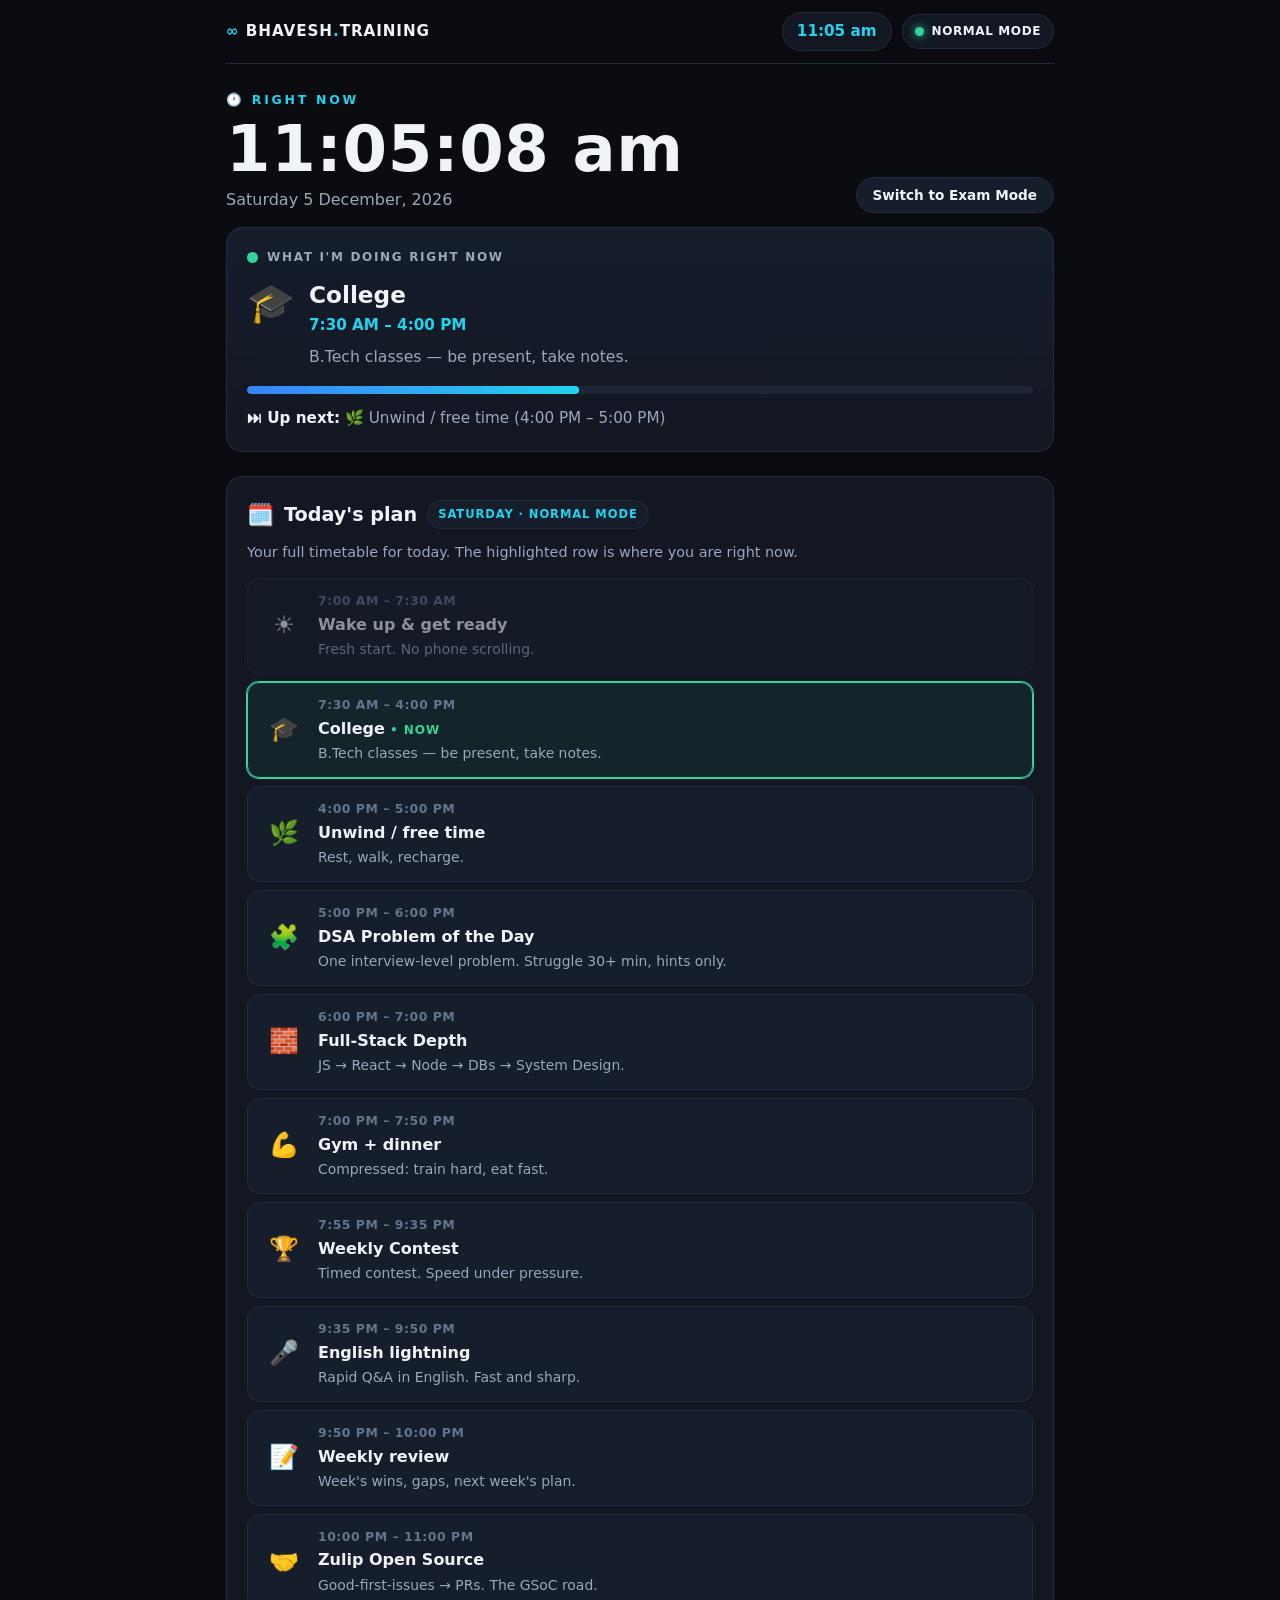
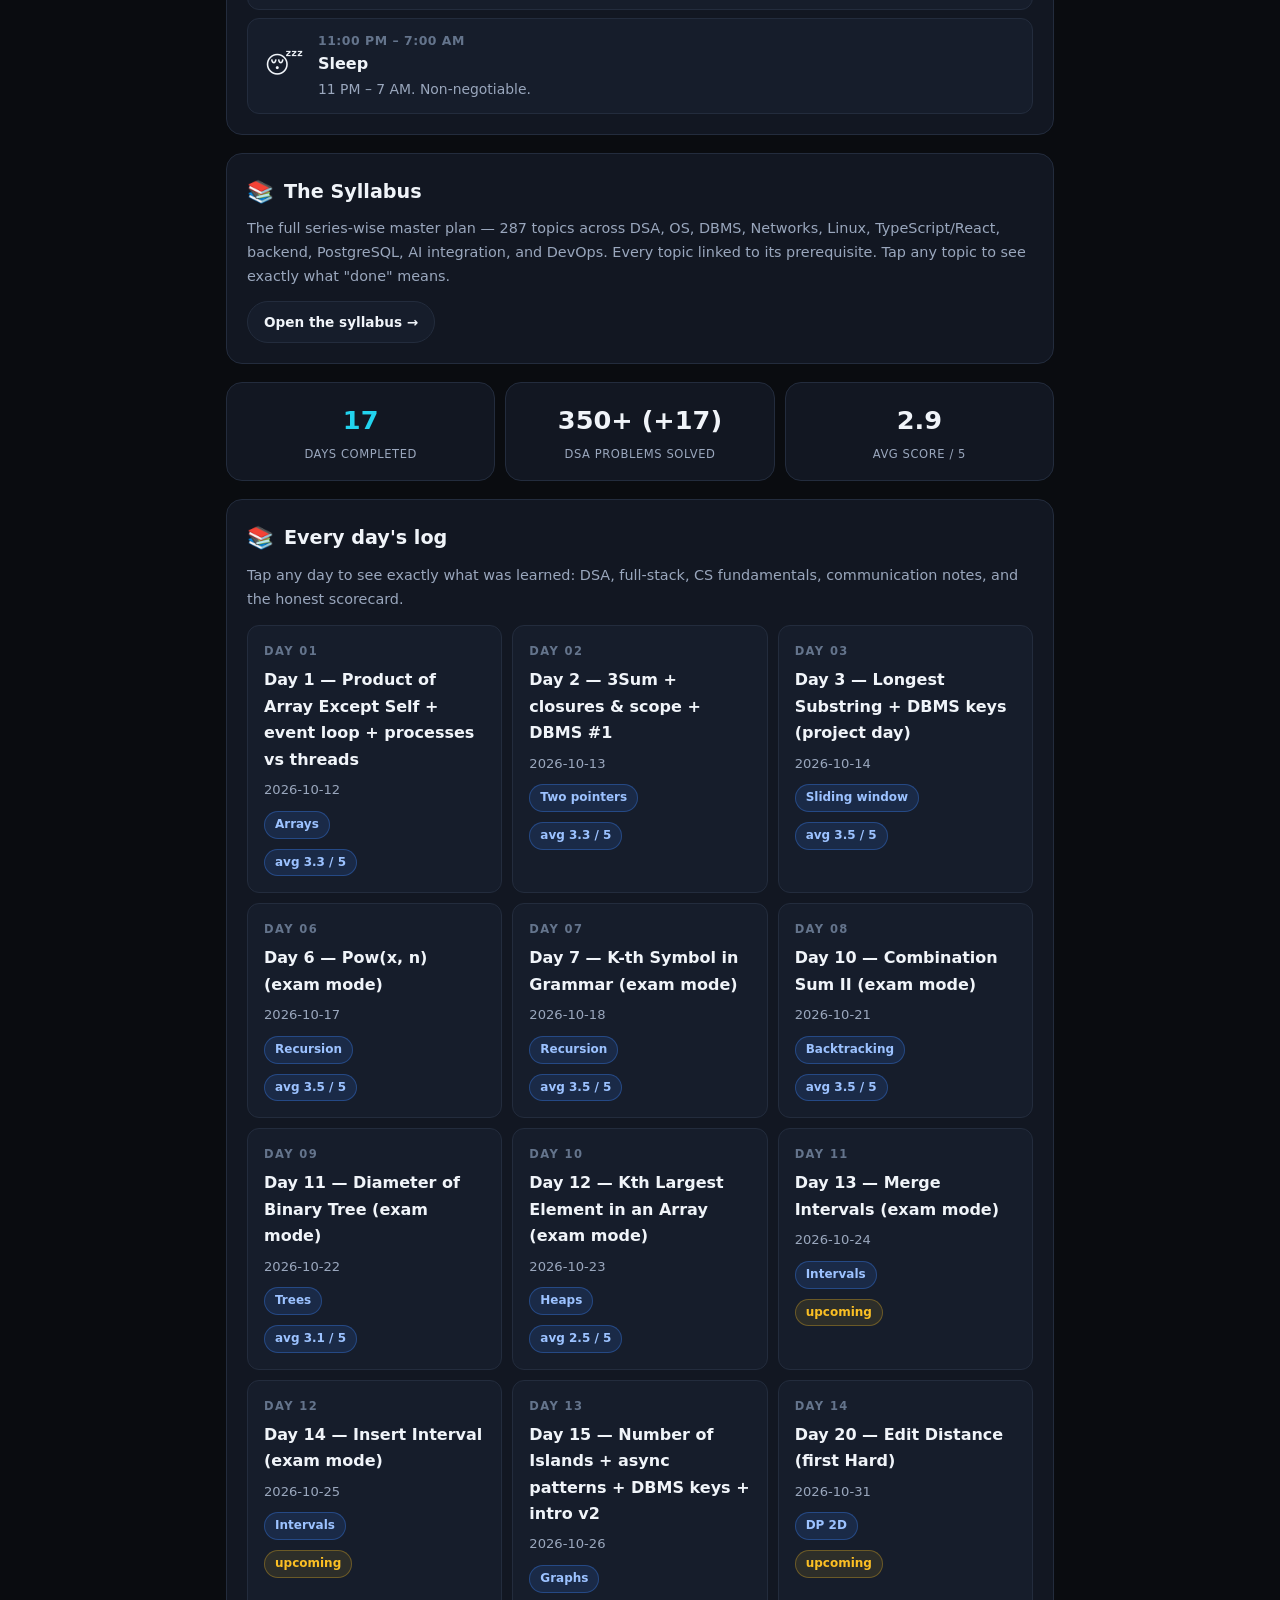
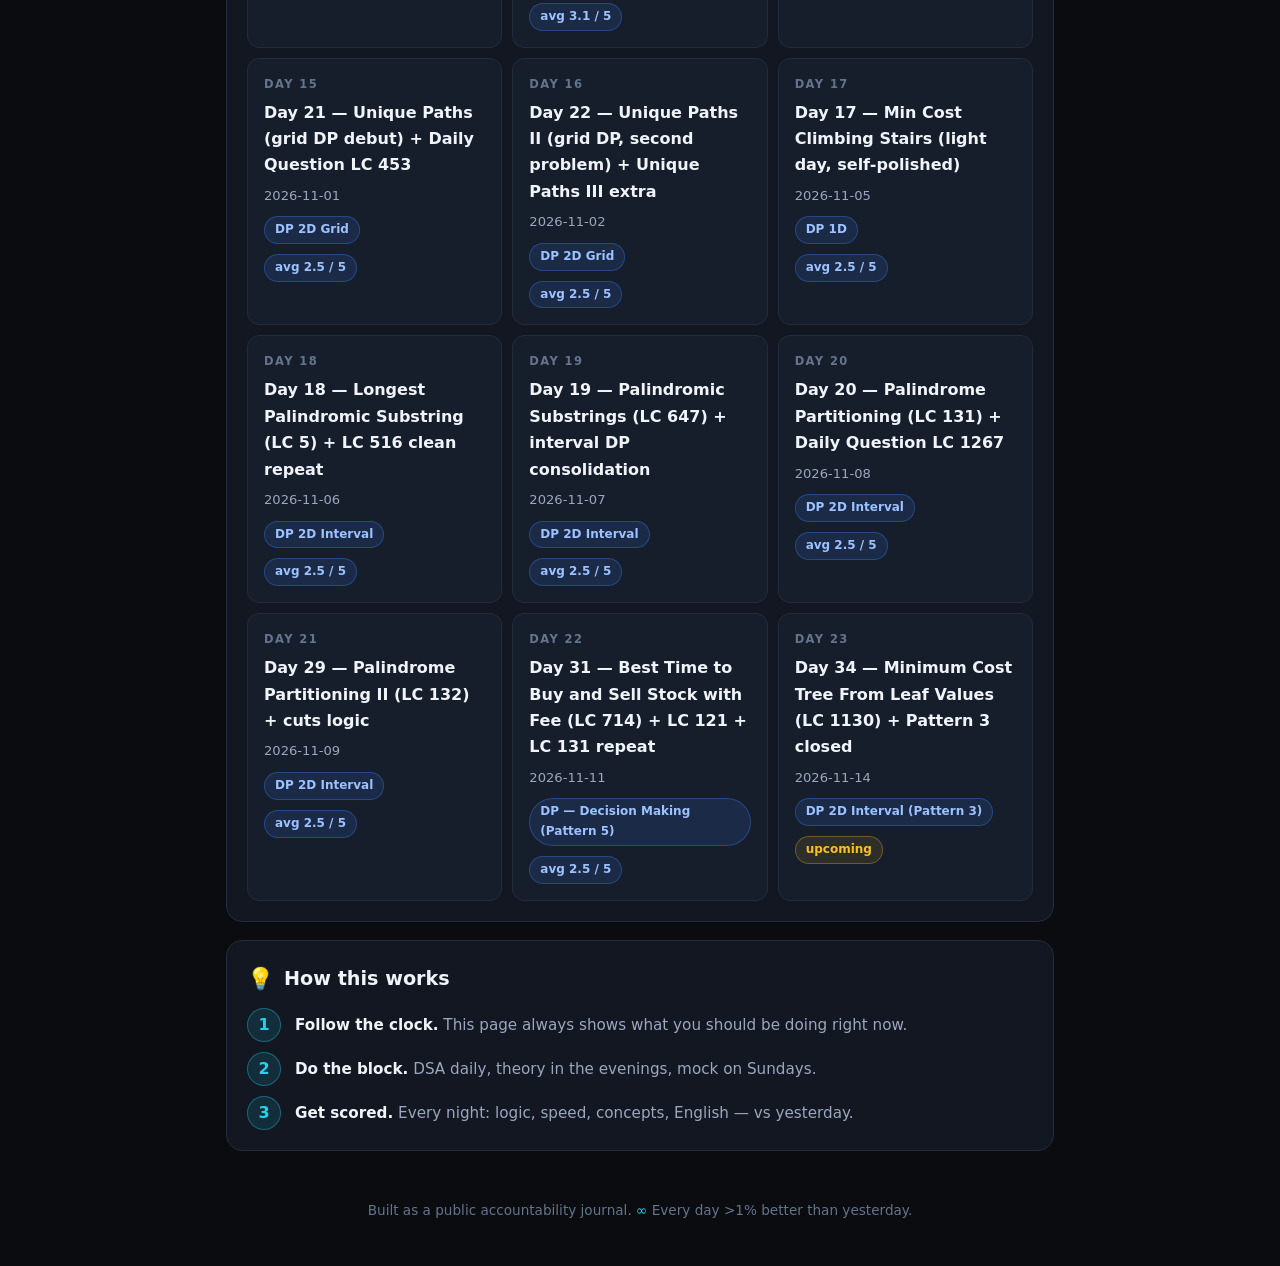
<file: index.html>
<!DOCTYPE html>
<html lang="en">
<head>
  <meta charset="UTF-8">
  <meta name="viewport" content="width=device-width, initial-scale=1.0">
  <title>Bhavesh's Training Journal — Infinity-level. Irreplaceable by AI.</title>
  <meta name="description" content="Bhavesh Sharma's daily training journal: what he's doing right now, today's plan, and every day's log — DSA, full-stack, CS fundamentals, communication.">
  <link rel="stylesheet" href="styles.css">
</head>
<body>
  <div class="wrap">

    <header class="topbar">
      <div class="brand"><span class="inf">∞</span> BHAVESH<span class="inf">.</span>TRAINING</div>
      <div class="top-right">
        <div class="mini-clock" id="mini-clock">--:--</div>
        <span class="badge normal" id="mode-badge"><span class="dot"></span><span id="mode-label">NORMAL MODE</span></span>
      </div>
    </header>

    <!-- ============ RIGHT NOW ============ -->
    <section class="now-panel">
      <div class="now-head">
        <div>
          <div class="eyebrow">🕐 RIGHT NOW</div>
          <div class="big-clock" id="clock-time">--:--:--</div>
          <div class="clock-date" id="clock-date">Loading…</div>
        </div>
        <button class="btn" id="mode-toggle">Switch to Exam Mode</button>
      </div>

      <div class="now-card" id="now-card">
        <div class="live-row">
          <span class="live-dot" id="live-dot"></span>
          <span class="live-text">WHAT I'M DOING RIGHT NOW</span>
        </div>
        <div class="now-main">
          <div class="now-icon" id="now-icon">⏳</div>
          <div>
            <h2 id="now-title">Checking your timetable…</h2>
            <div class="now-range" id="now-range"></div>
            <p class="now-desc" id="now-desc"></p>
          </div>
        </div>
        <div class="progress"><div class="progress-fill" id="now-progress"></div></div>
        <div class="next-row">
          <span class="next-label">⏭ Up next:</span>
          <span id="next-text">—</span>
        </div>
      </div>
    </section>

    <!-- ============ TODAY'S PLAN ============ -->
    <section class="card">
      <h2><span class="emoji">🗓️</span> Today's plan <span class="day-tag" id="plan-day-tag"></span></h2>
      <p class="muted small">Your full timetable for today. The highlighted row is where you are right now.</p>
      <div class="plan-list" id="plan-list"><p class="muted small">Loading…</p></div>
    </section>

    <!-- ============ SYLLABUS ============ -->
    <section class="card">
      <h2><span class="emoji">📚</span> The Syllabus</h2>
      <p class="muted small">The full series-wise master plan — 287 topics across DSA, OS, DBMS, Networks, Linux, TypeScript/React, backend, PostgreSQL, AI integration, and DevOps. Every topic linked to its prerequisite. Tap any topic to see exactly what "done" means.</p>
      <p style="margin-top:12px"><a class="btn" href="syllabus.html" style="display:inline-block;text-decoration:none">Open the syllabus →</a></p>
    </section>

    <!-- ============ NUMBERS ============ -->
    <section class="stats">
      <div class="stat"><div class="num accent" id="stat-days">00</div><div class="lbl">DAYS COMPLETED</div></div>
      <div class="stat"><div class="num" id="stat-dsa">350+</div><div class="lbl">DSA PROBLEMS SOLVED</div></div>
      <div class="stat"><div class="num" id="stat-score">—</div><div class="lbl">AVG SCORE / 5</div></div>
    </section>

    <!-- ============ TIMELINE ============ -->
    <section class="card">
      <h2><span class="emoji">📚</span> Every day's log</h2>
      <p class="muted small" style="margin-bottom:14px">Tap any day to see exactly what was learned: DSA, full-stack, CS fundamentals, communication notes, and the honest scorecard.</p>
      <div class="timeline" id="timeline"><p class="muted small">Loading…</p></div>
    </section>

    <!-- ============ HOW IT WORKS ============ -->
    <section class="card">
      <h2><span class="emoji">💡</span> How this works</h2>
      <div class="steps">
        <div class="step"><div class="step-n">1</div><p><strong>Follow the clock.</strong> This page always shows what you should be doing right now.</p></div>
        <div class="step"><div class="step-n">2</div><p><strong>Do the block.</strong> DSA daily, theory in the evenings, mock on Sundays.</p></div>
        <div class="step"><div class="step-n">3</div><p><strong>Get scored.</strong> Every night: logic, speed, concepts, English — vs yesterday.</p></div>
      </div>
    </section>

    <footer>
      Built as a public accountability journal. <span class="inf">∞</span> Every day &gt;1% better than yesterday.
    </footer>
  </div>
  <script src="app.js"></script>
</body>
</html>
</file>
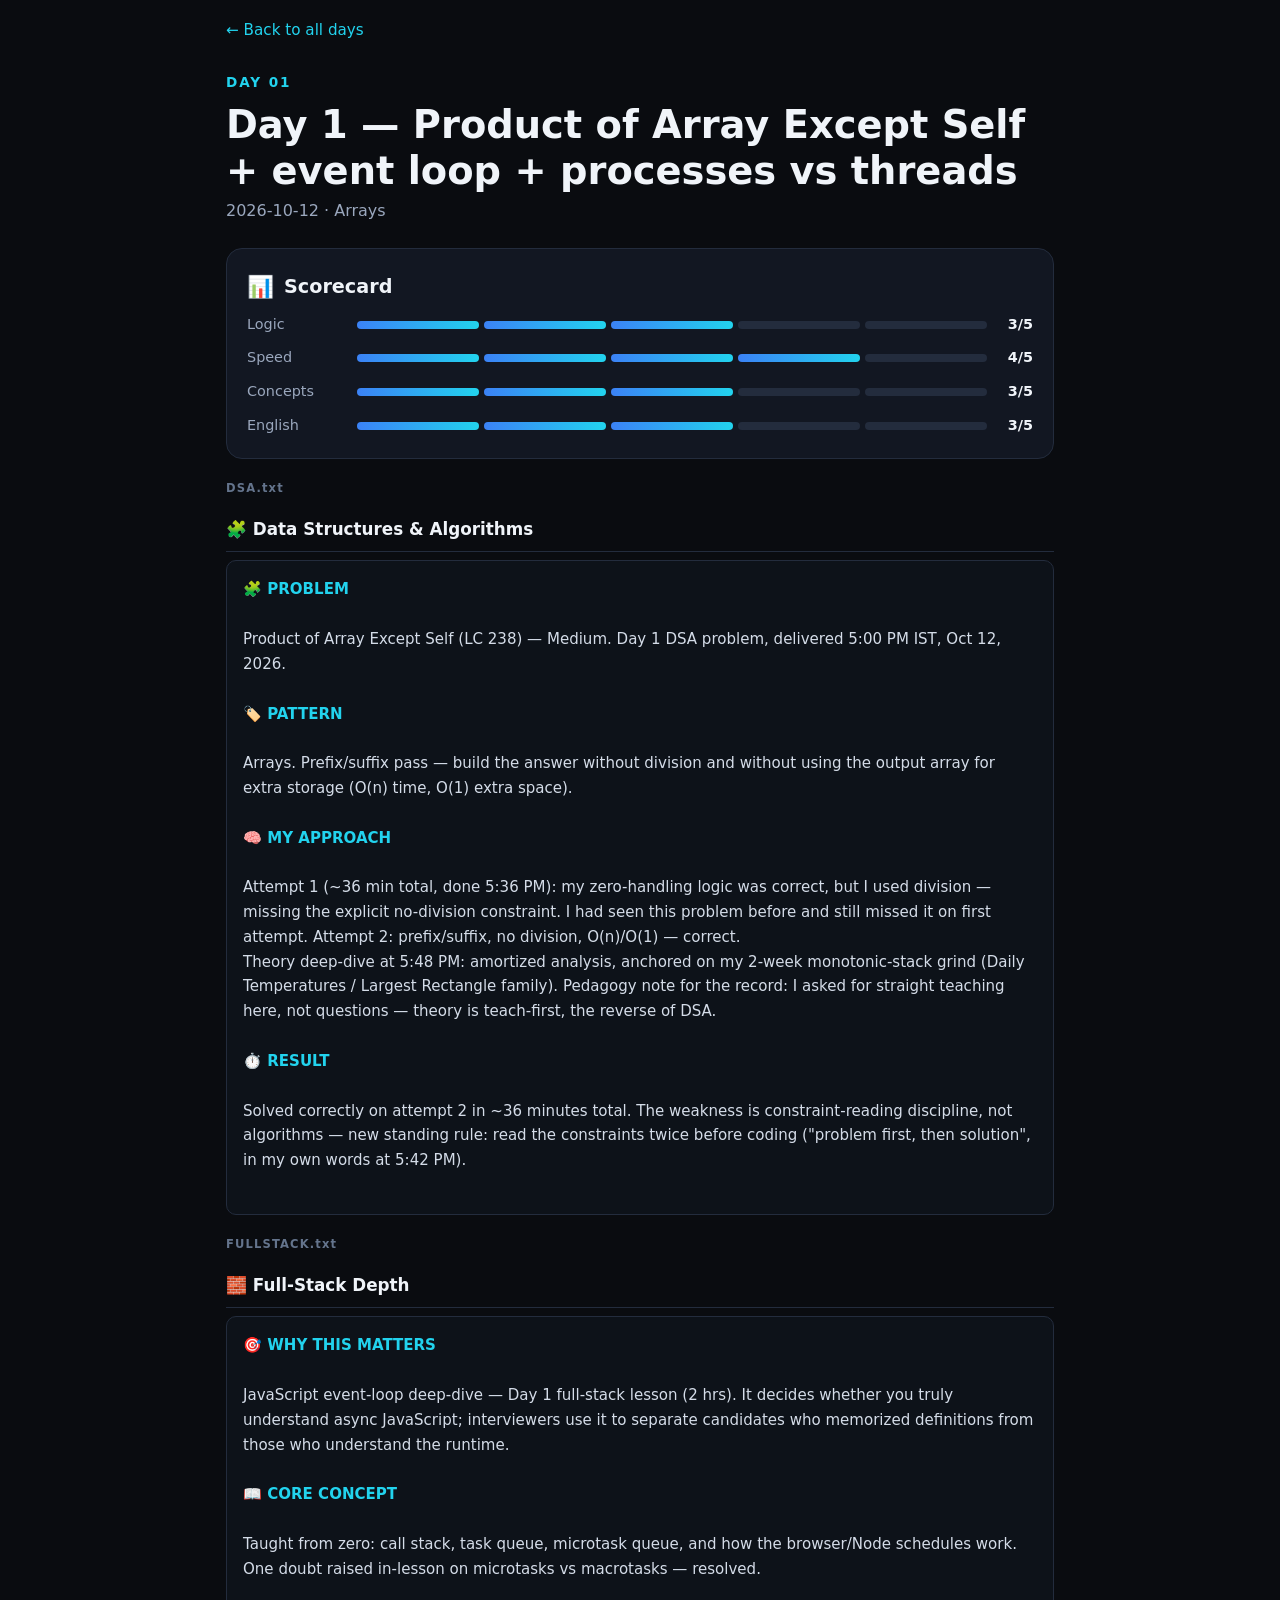
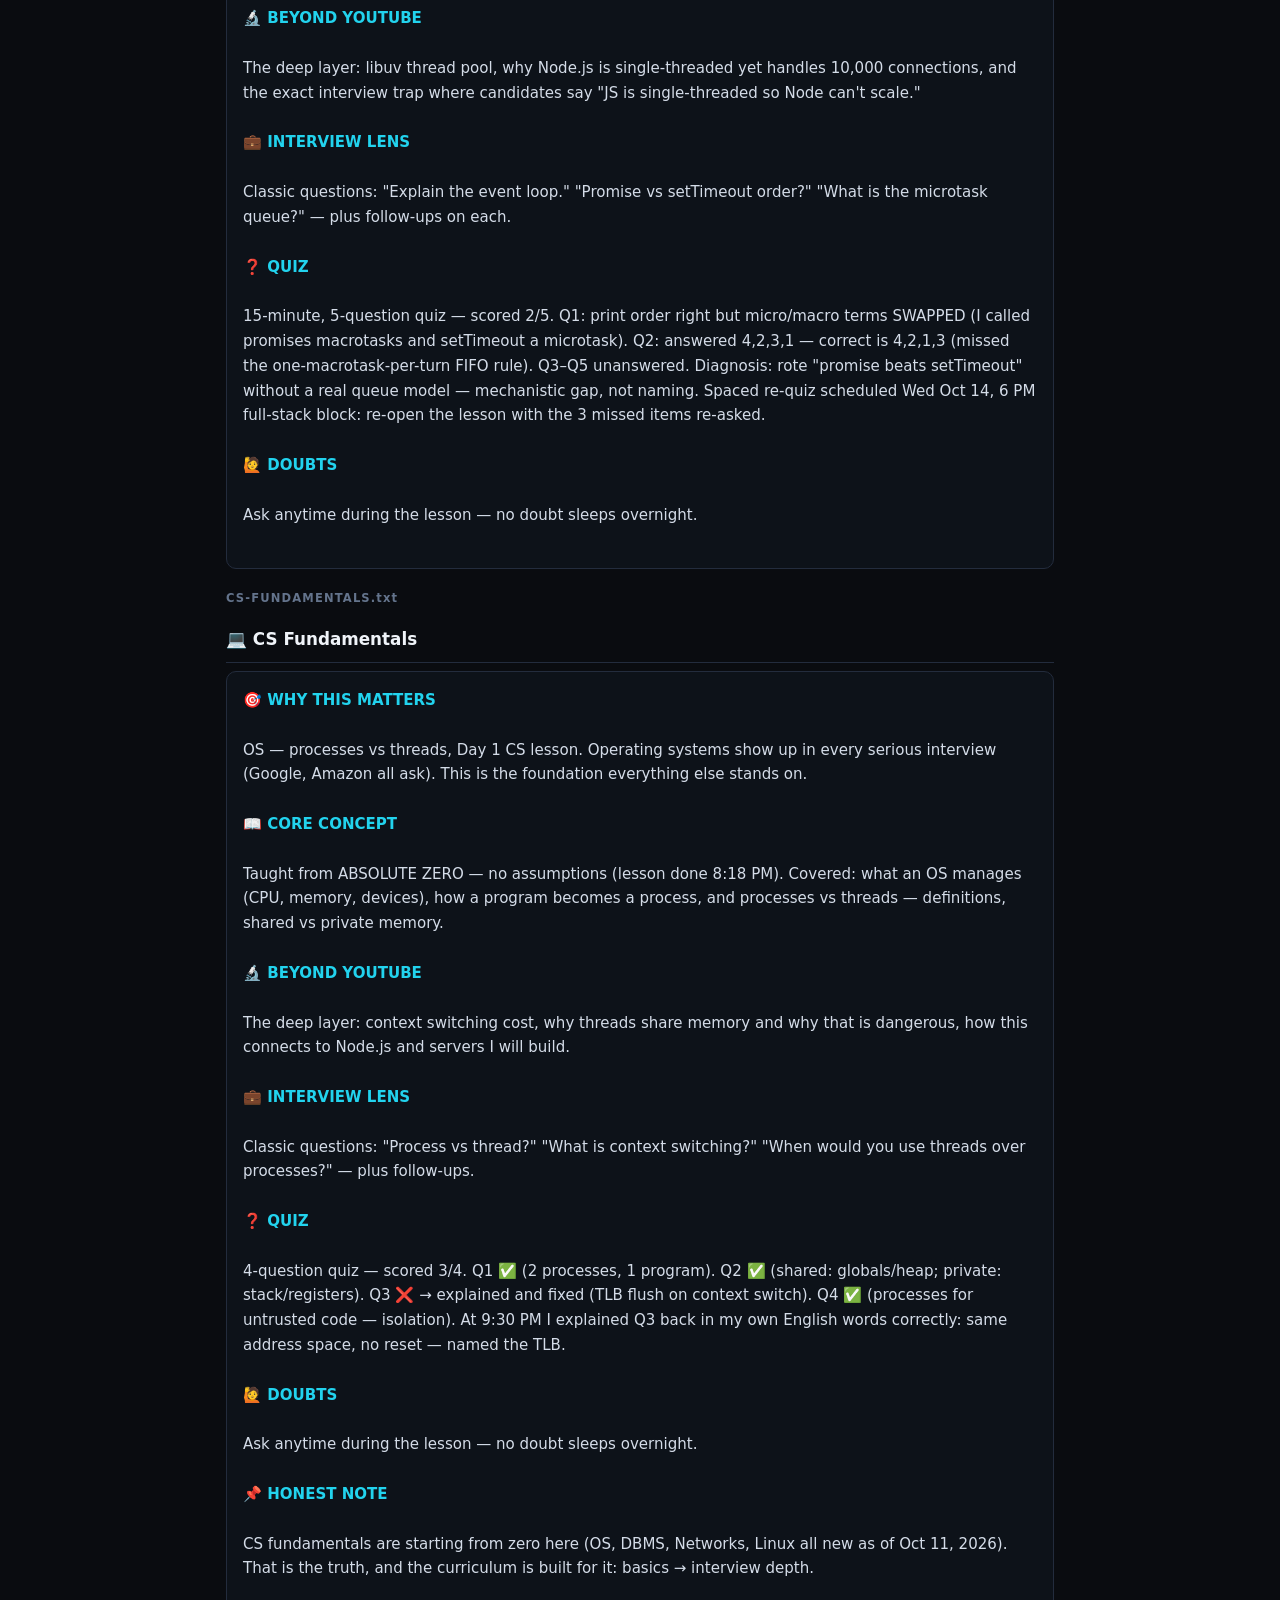
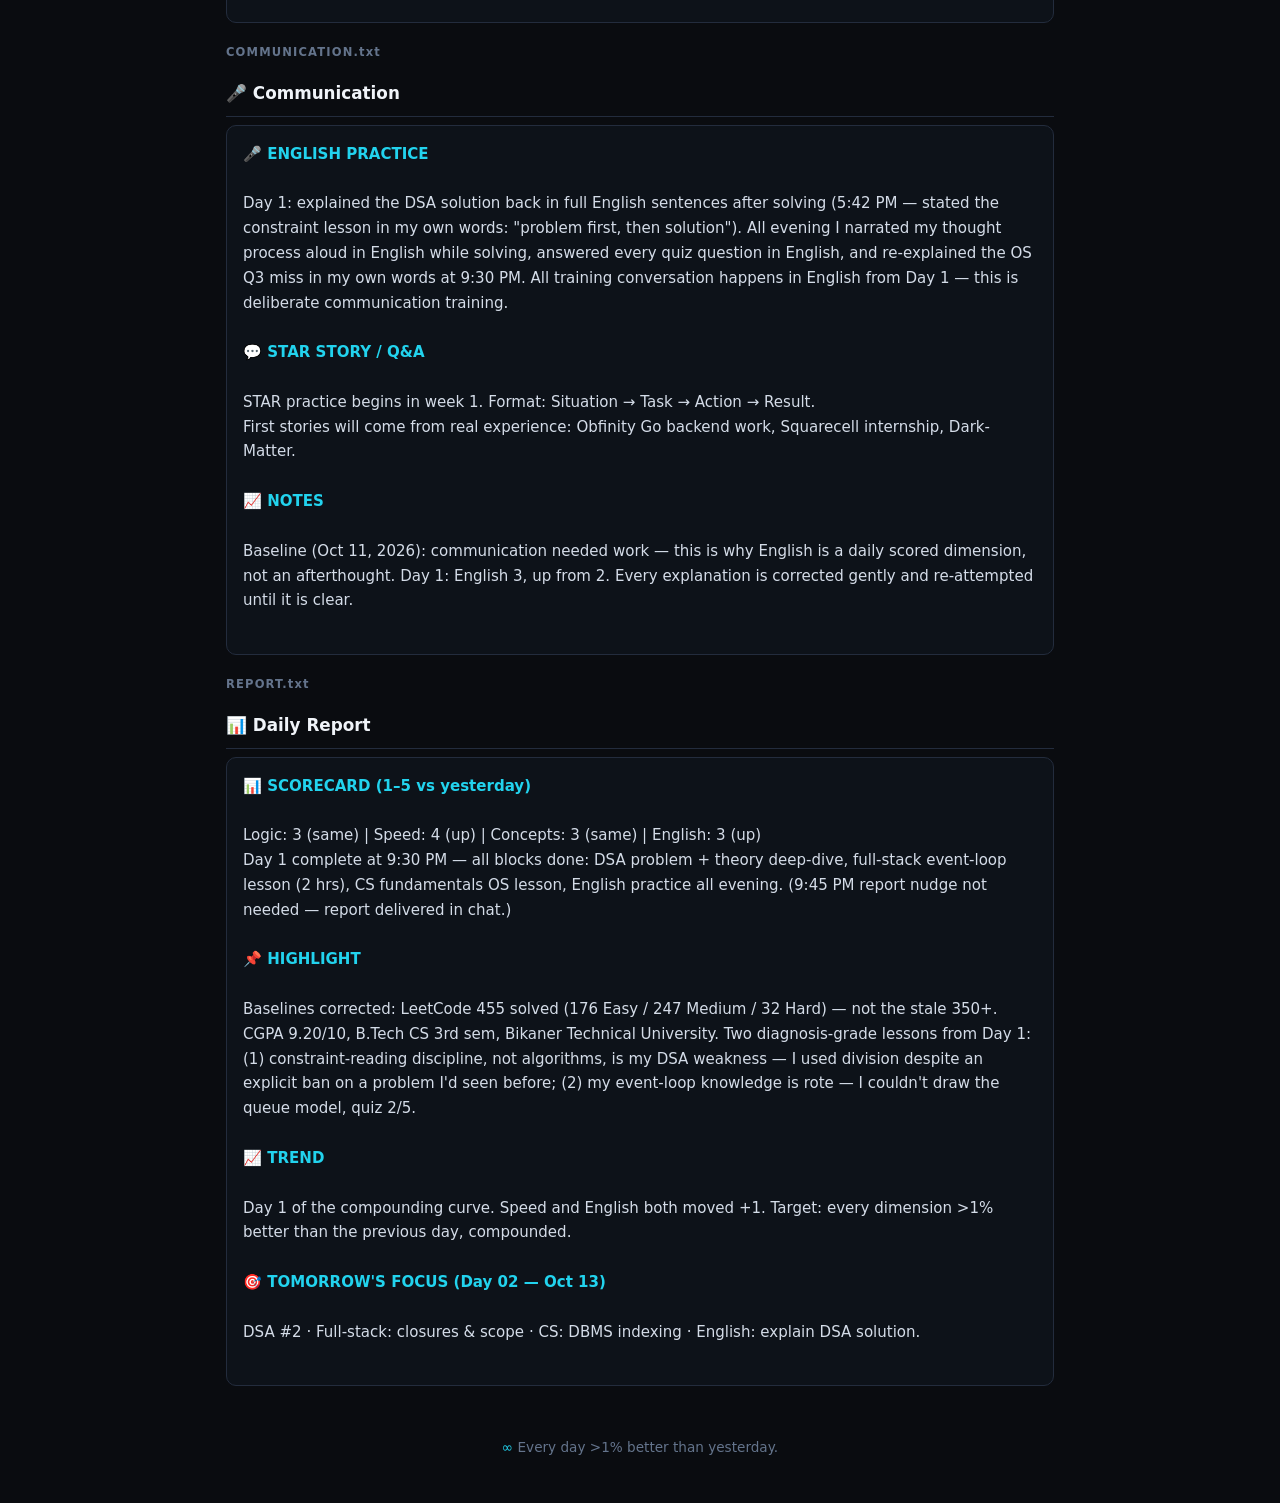
<file: day.html>
<!DOCTYPE html>
<html lang="en">
<head>
  <meta charset="UTF-8">
  <meta name="viewport" content="width=device-width, initial-scale=1.0">
  <title>Training Day — Bhavesh's Training Journal</title>
  <meta name="description" content="Day-by-day training log: DSA, full-stack, CS fundamentals, communication, and the daily scorecard.">
  <link rel="stylesheet" href="styles.css">
</head>
<body>
  <div class="wrap">
    <a class="back" href="index.html">← Back to all days</a>

    <header class="day-head" id="day-head">
      <div class="day-id">DAY</div>
      <h1>Loading…</h1>
      <div class="date"></div>
    </header>

    <div class="card" id="scorecard">
      <h2><span class="emoji">📊</span> Scorecard</h2>
      <p class="muted small">Loading…</p>
    </div>

    <div id="day-files"><p class="muted small">Loading day files…</p></div>

    <footer>
      <span class="inf">∞</span> Every day &gt;1% better than yesterday.
    </footer>
  </div>
  <script src="app.js"></script>
</body>
</html>
</file>
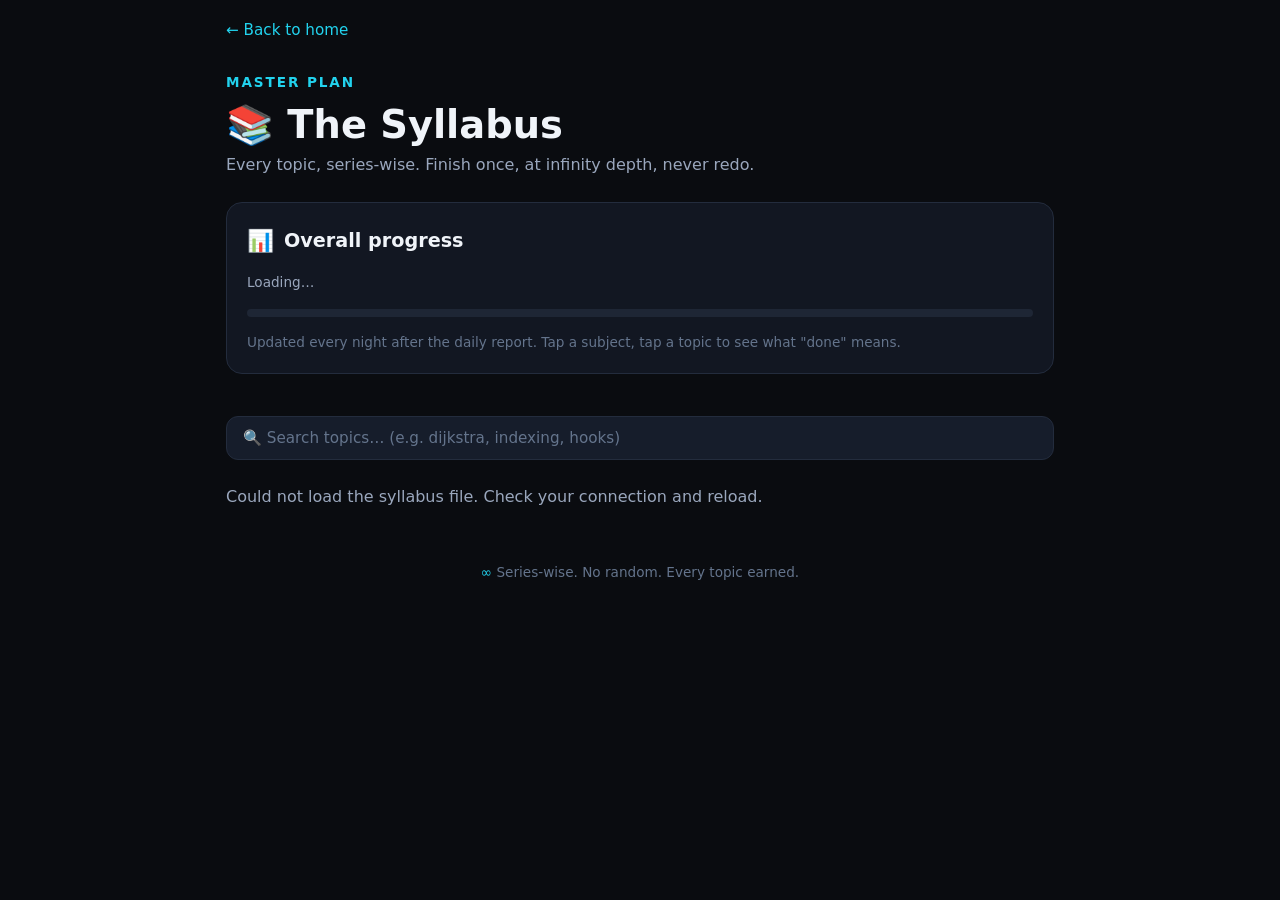
<file: syllabus.html>
<!DOCTYPE html>
<html lang="en">
<head>
  <meta charset="UTF-8">
  <meta name="viewport" content="width=device-width, initial-scale=1.0">
  <title>Syllabus — Bhavesh's Training Journal</title>
  <meta name="description" content="The complete series-wise training syllabus: every topic, what to do, what's done, what's remaining.">
  <link rel="stylesheet" href="styles.css">
  <script src="https://cdn.sheetjs.com/xlsx-0.20.3/package/dist/xlsx.full.min.js"></script>
  <style>
    .syl-tabs { display: flex; flex-wrap: wrap; gap: 8px; margin: 14px 0; }
    .syl-tab {
      cursor: pointer; border: 1px solid var(--border); background: var(--card-2);
      color: var(--muted); font-family: var(--font); font-size: 0.85rem; font-weight: 600;
      padding: 8px 14px; border-radius: 999px; white-space: nowrap;
    }
    .syl-tab.active { color: var(--text); border-color: var(--accent-2); background: rgba(34,211,238,.1); }
    .syl-progress { margin: 12px 0 4px; }
    .syl-progress .lbl { font-size: 0.85rem; color: var(--muted); margin-bottom: 6px; }
    .syl-search {
      width: 100%; margin: 10px 0 4px; padding: 12px 16px; font-size: 0.95rem;
      background: var(--card-2); border: 1px solid var(--border); border-radius: 12px;
      color: var(--text); font-family: var(--font);
    }
    .syl-search::placeholder { color: var(--faint); }
    .topic { border: 1px solid var(--border); border-radius: 12px; background: var(--card-2); margin: 8px 0; overflow: hidden; }
    .topic-head { display: flex; align-items: center; gap: 12px; padding: 13px 14px; cursor: pointer; }
    .topic-head:active { background: rgba(255,255,255,.02); }
    .topic-n {
      flex: none; width: 34px; height: 34px; border-radius: 10px; font-size: 0.8rem; font-weight: 800;
      display: flex; align-items: center; justify-content: center;
      background: rgba(59,130,246,.12); color: #9cc2ff; border: 1px solid rgba(59,130,246,.3);
    }
    .topic-title { flex: 1; font-weight: 700; font-size: 0.98rem; line-height: 1.35; }
    .pill { flex: none; font-size: 0.7rem; font-weight: 800; letter-spacing: .04em; padding: 5px 10px; border-radius: 999px; white-space: nowrap; }
    .pill.done { background: rgba(52,211,153,.14); color: var(--green); border: 1px solid rgba(52,211,153,.4); }
    .pill.progress { background: rgba(251,191,36,.12); color: var(--amber); border: 1px solid rgba(251,191,36,.35); }
    .pill.todo { background: rgba(148,163,184,.1); color: var(--muted); border: 1px solid var(--border); }
    .pill.skipped { background: rgba(248,113,113,.1); color: var(--red); border: 1px solid rgba(248,113,113,.3); }
    .topic-body { display: none; padding: 0 14px 14px 60px; font-size: 0.9rem; color: var(--muted); }
    .topic.open .topic-body { display: block; }
    .topic-body dt { color: var(--text); font-weight: 700; font-size: 0.78rem; letter-spacing: .06em; margin: 10px 0 3px; }
    .topic-body dd { margin: 0; }
    .chev { flex: none; color: var(--faint); font-size: 0.8rem; }
    .topic.open .chev { transform: rotate(90deg); }
    .syl-note { font-size: 0.85rem; color: var(--faint); margin-top: 14px; }
    #syl-loading { padding: 30px 0; text-align: center; color: var(--muted); }
  </style>
</head>
<body>
  <div class="wrap">
    <a class="back" href="index.html">← Back to home</a>

    <header class="day-head">
      <div class="day-id">MASTER PLAN</div>
      <h1>📚 The Syllabus</h1>
      <div class="date">Every topic, series-wise. Finish once, at infinity depth, never redo.</div>
    </header>

    <section class="card">
      <h2><span class="emoji">📊</span> Overall progress</h2>
      <div class="syl-progress">
        <div class="lbl" id="overall-label">Loading…</div>
        <div class="progress"><div class="progress-fill" id="overall-bar"></div></div>
      </div>
      <p class="syl-note">Updated every night after the daily report. Tap a subject, tap a topic to see what "done" means.</p>
    </section>

    <div class="syl-tabs" id="syl-tabs"></div>
    <input class="syl-search" id="syl-search" type="search" placeholder="🔍 Search topics… (e.g. dijkstra, indexing, hooks)">
    <div id="syl-list"><div id="syl-loading">Loading syllabus…</div></div>

    <footer>
      <span class="inf">∞</span> Series-wise. No random. Every topic earned.
    </footer>
  </div>
  <script src="syllabus.js"></script>
</body>
</html>
</file>
<file: styles.css>
/* ============================================================
   Bhavesh's Training Journal — simple, friendly, mobile-first
   Frontend only. No build step.
   ============================================================ */
:root {
  --bg: #0a0c10;
  --card: #121722;
  --card-2: #161d2b;
  --border: #232c3d;
  --text: #f0f4f9;
  --muted: #9aa7bd;
  --faint: #64748c;
  --accent: #3b82f6;
  --accent-2: #22d3ee;
  --green: #34d399;
  --amber: #fbbf24;
  --radius: 16px;
  --font: system-ui, -apple-system, "Segoe UI", Roboto, "Helvetica Neue", Arial, sans-serif;
}

* { box-sizing: border-box; margin: 0; padding: 0; }

body {
  background: var(--bg);
  color: var(--text);
  font-family: var(--font);
  line-height: 1.65;
  min-height: 100vh;
  font-size: 16px;
}

a { color: var(--accent-2); text-decoration: none; }

.wrap { max-width: 860px; margin: 0 auto; padding: 0 16px; }

/* ---------- top bar ---------- */
.topbar {
  position: sticky; top: 0; z-index: 10;
  display: flex; align-items: center; justify-content: space-between;
  gap: 10px; padding: 12px 0;
  background: rgba(10, 12, 16, 0.88);
  backdrop-filter: blur(10px);
  border-bottom: 1px solid var(--border);
}
.brand { font-weight: 800; letter-spacing: 0.06em; font-size: 0.95rem; }
.brand .inf { color: var(--accent-2); }
.top-right { display: flex; align-items: center; gap: 10px; }
.mini-clock {
  font-variant-numeric: tabular-nums; font-weight: 700; font-size: 0.95rem;
  color: var(--accent-2); background: var(--card);
  border: 1px solid var(--border); border-radius: 999px; padding: 6px 14px;
  white-space: nowrap;
}

.badge {
  display: inline-flex; align-items: center; gap: 8px;
  font-size: 0.75rem; font-weight: 700; letter-spacing: 0.05em;
  padding: 7px 12px; border-radius: 999px; border: 1px solid var(--border);
  background: var(--card); white-space: nowrap;
}
.badge .dot { width: 9px; height: 9px; border-radius: 50%; flex: none; }
.badge.normal .dot { background: var(--green); box-shadow: 0 0 10px var(--green); }
.badge.exam .dot { background: var(--amber); box-shadow: 0 0 10px var(--amber); }

.btn {
  cursor: pointer; border: 1px solid var(--border); background: var(--card-2);
  color: var(--text); font-family: var(--font); font-size: 0.85rem; font-weight: 600;
  padding: 9px 16px; border-radius: 999px;
}
.btn:active { transform: scale(0.97); }

/* ---------- RIGHT NOW panel ---------- */
.now-panel { padding: 26px 0 6px; }
.now-head {
  display: flex; align-items: flex-end; justify-content: space-between;
  gap: 12px; flex-wrap: wrap; margin-bottom: 14px;
}
.eyebrow {
  color: var(--accent-2); font-size: 0.78rem; font-weight: 800;
  letter-spacing: 0.22em; margin-bottom: 6px;
}
.big-clock {
  font-size: clamp(2.6rem, 9vw, 4rem); font-weight: 800; line-height: 1;
  font-variant-numeric: tabular-nums; letter-spacing: 0.01em;
}
.clock-date { color: var(--muted); font-size: 1rem; margin-top: 6px; }

.now-card {
  background: linear-gradient(180deg, var(--card-2), var(--card));
  border: 1px solid var(--border); border-radius: var(--radius);
  padding: 20px; margin-top: 6px;
}
.live-row { display: flex; align-items: center; gap: 9px; margin-bottom: 12px; }
.live-dot {
  width: 11px; height: 11px; border-radius: 50%; background: var(--green); flex: none;
  animation: pulse 1.6s ease-in-out infinite;
}
@keyframes pulse {
  0%, 100% { box-shadow: 0 0 0 0 rgba(52, 211, 153, 0.55); }
  50% { box-shadow: 0 0 0 9px rgba(52, 211, 153, 0); }
}
.live-text { font-size: 0.75rem; font-weight: 800; letter-spacing: 0.14em; color: var(--muted); }

.now-main { display: flex; gap: 14px; align-items: flex-start; }
.now-icon { font-size: 2.4rem; line-height: 1.2; flex: none; }
.now-card h2 { font-size: 1.45rem; line-height: 1.25; margin-bottom: 4px; }
.now-range { color: var(--accent-2); font-weight: 700; font-size: 0.95rem; margin-bottom: 6px; }
.now-desc { color: var(--muted); font-size: 0.98rem; }

.progress {
  height: 8px; background: #1e2635; border-radius: 99px;
  margin: 16px 0 12px; overflow: hidden;
}
.progress-fill {
  height: 100%; width: 0%;
  background: linear-gradient(90deg, var(--accent), var(--accent-2));
  border-radius: 99px; transition: width 0.6s ease;
}
.next-row { font-size: 0.95rem; color: var(--muted); }
.next-label { font-weight: 700; color: var(--text); }

/* ---------- cards ---------- */
.card {
  background: var(--card);
  border: 1px solid var(--border); border-radius: var(--radius);
  padding: 20px; margin: 18px 0;
}
.card h2 { font-size: 1.2rem; margin-bottom: 8px; display: flex; align-items: center; gap: 10px; flex-wrap: wrap; }
.card h2 .emoji { font-size: 1.35rem; }
.muted { color: var(--muted); }
.small { font-size: 0.9rem; }
.day-tag {
  font-size: 0.72rem; font-weight: 700; letter-spacing: 0.08em;
  color: var(--accent-2); border: 1px solid var(--border);
  padding: 4px 10px; border-radius: 999px; background: var(--card-2);
}

/* ---------- today's plan ---------- */
.plan-list { display: grid; gap: 8px; margin-top: 14px; }
.plan-row {
  display: grid; grid-template-columns: 44px 1fr; gap: 12px; align-items: center;
  padding: 12px 14px; border: 1px solid var(--border); border-radius: 12px;
  background: var(--card-2);
}
.plan-row .p-icon { font-size: 1.5rem; text-align: center; }
.plan-row .p-time { font-size: 0.78rem; color: var(--faint); font-weight: 700; letter-spacing: 0.04em; }
.plan-row .p-title { font-weight: 700; font-size: 1rem; }
.plan-row .p-desc { font-size: 0.87rem; color: var(--muted); }
.plan-row.is-now {
  border-color: var(--green);
  background: rgba(52, 211, 153, 0.07);
  box-shadow: 0 0 0 1px var(--green);
}
.plan-row.is-now .p-title::after {
  content: " • NOW"; color: var(--green); font-size: 0.75rem; letter-spacing: 0.08em;
}
.plan-row.is-past { opacity: 0.55; }

/* ---------- stats ---------- */
.stats { display: grid; grid-template-columns: repeat(3, 1fr); gap: 10px; margin: 18px 0; }
.stat {
  background: var(--card); border: 1px solid var(--border);
  border-radius: var(--radius); padding: 16px 10px; text-align: center;
}
.stat .num { font-size: 1.6rem; font-weight: 800; font-variant-numeric: tabular-nums; }
.stat .num.accent { color: var(--accent-2); }
.stat .lbl { font-size: 0.72rem; color: var(--muted); letter-spacing: 0.05em; margin-top: 4px; }

/* ---------- timeline ---------- */
.timeline { display: grid; grid-template-columns: repeat(auto-fill, minmax(220px, 1fr)); gap: 10px; }
.day-card {
  display: block; background: var(--card-2); border: 1px solid var(--border);
  border-radius: 12px; padding: 16px; color: var(--text);
}
.day-card:active { transform: scale(0.98); }
.day-card .day-id { font-size: 0.72rem; color: var(--faint); letter-spacing: 0.12em; font-weight: 700; }
.day-card h3 { font-size: 1rem; margin: 6px 0 6px; }
.day-card .date { font-size: 0.82rem; color: var(--muted); }
.tag {
  display: inline-block; font-size: 0.75rem; font-weight: 600;
  background: rgba(59, 130, 246, 0.14); color: #9cc2ff;
  border: 1px solid rgba(59, 130, 246, 0.35);
  padding: 3px 10px; border-radius: 999px; margin-top: 10px;
}
.tag.pending { background: rgba(251, 191, 36, 0.1); color: var(--amber); border-color: rgba(251, 191, 36, 0.3); }

/* ---------- how it works ---------- */
.steps { display: grid; gap: 10px; margin-top: 12px; }
.step { display: flex; gap: 14px; align-items: flex-start; }
.step-n {
  flex: none; width: 34px; height: 34px; border-radius: 50%;
  background: rgba(34, 211, 238, 0.12); color: var(--accent-2);
  display: flex; align-items: center; justify-content: center;
  font-weight: 800; border: 1px solid rgba(34, 211, 238, 0.35);
}
.step p { font-size: 0.95rem; color: var(--muted); padding-top: 5px; }
.step p strong { color: var(--text); }

/* ---------- score bars (day page) ---------- */
.scores { display: grid; gap: 10px; margin-top: 8px; }
.score-row { display: grid; grid-template-columns: 100px 1fr 36px; align-items: center; gap: 10px; font-size: 0.9rem; }
.score-row .name { color: var(--muted); }
.segs { display: flex; gap: 5px; }
.seg { height: 8px; flex: 1; border-radius: 4px; background: #232c3d; }
.seg.on { background: linear-gradient(90deg, var(--accent), var(--accent-2)); }
.score-row .val { font-weight: 700; text-align: right; font-variant-numeric: tabular-nums; }

/* ---------- day detail ---------- */
.back { display: inline-block; margin: 18px 0 6px; font-size: 0.95rem; }
.day-head { padding: 22px 0 6px; }
.day-head .day-id { color: var(--accent-2); font-weight: 700; letter-spacing: 0.14em; font-size: 0.85rem; }
.day-head h1 { font-size: clamp(1.6rem, 5vw, 2.4rem); margin: 8px 0 4px; line-height: 1.2; }
.day-head .date { color: var(--muted); }
.section { margin: 20px 0; }
.section h3.sec-title {
  font-size: 1.05rem; margin: 18px 0 8px; padding-bottom: 8px;
  border-bottom: 1px solid var(--border);
}
.file-label {
  font-size: 0.72rem; color: var(--faint); letter-spacing: 0.1em;
  font-weight: 700; margin-bottom: 6px;
}
pre.file-block {
  background: #0d1219; border: 1px solid var(--border); border-radius: 10px;
  padding: 16px; overflow-x: auto; font-family: var(--font);
  white-space: pre-wrap; word-wrap: break-word; font-size: 0.94rem; color: #d4dce8;
}
pre.file-block .h { color: var(--accent-2); font-weight: 700; }

/* ---------- footer ---------- */
footer { padding: 30px 0 44px; color: var(--faint); font-size: 0.85rem; text-align: center; }
footer .inf { color: var(--accent-2); }

/* ---------- small screens ---------- */
@media (max-width: 560px) {
  body { font-size: 15px; }
  .wrap { padding: 0 14px; }
  .now-head { align-items: stretch; flex-direction: column; }
  .now-head .btn { align-self: flex-start; }
  .stats { grid-template-columns: repeat(3, 1fr); gap: 8px; }
  .stat { padding: 12px 6px; }
  .stat .num { font-size: 1.25rem; }
  .stat .lbl { font-size: 0.62rem; }
  .timeline { grid-template-columns: 1fr; }
  .score-row { grid-template-columns: 86px 1fr 32px; }
  .mini-clock { font-size: 0.85rem; padding: 6px 10px; }
  .badge { font-size: 0.68rem; padding: 6px 10px; }
}
</file>
